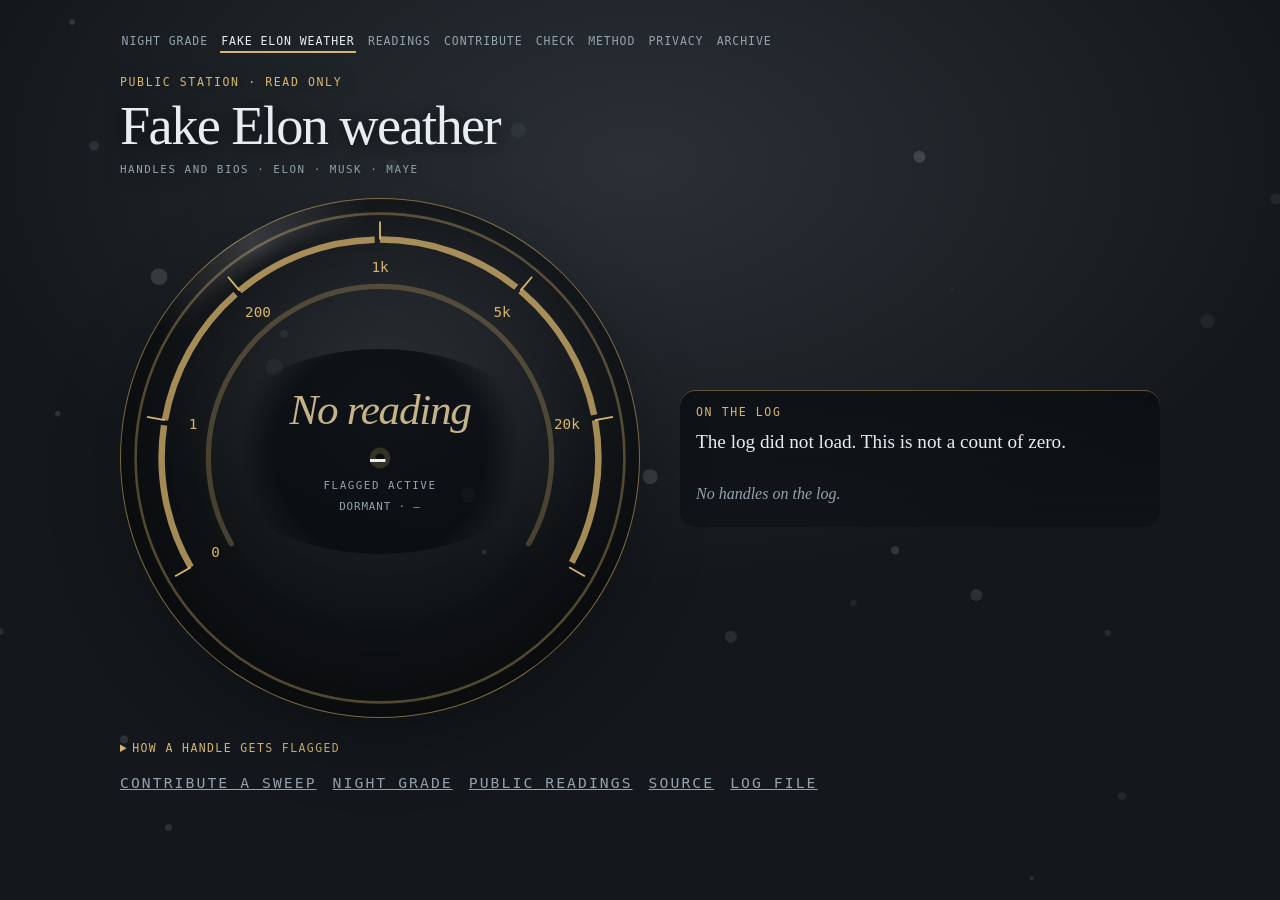
<file: site/index.html>
<!DOCTYPE html>
<html lang="en">
<head>
  <meta charset="utf-8">
  <meta name="viewport" content="width=device-width, initial-scale=1">
  <title>No reading · Fake Elon weather</title>
  <meta name="description" content="A public weather gauge for X accounts that score like Elon impersonators. Read only.">
  <meta name="theme-color" content="#10161c">
  <link rel="icon" href="assets/favicon.svg" type="image/svg+xml">
  <link rel="stylesheet" href="assets/gauge.css">
  <link rel="stylesheet" href="assets/ledger.css">
</head>
<body data-weather="none" data-counts-repo="RogerWillko/impersonator-weather" data-counts-branch="main" data-counts-path="counts.json">
  <canvas id="sky" aria-hidden="true"></canvas>
  <div class="flash" aria-hidden="true"></div>
  <main class="screen">
    <nav class="pages" aria-label="Site pages">
      <a href="https://scrollstime.com/">Night Grade</a>
      <a href="./" aria-current="page">Fake Elon weather</a>
      <a href="compare.html">Readings</a>
      <a href="contribute.html">Contribute</a>
      <a href="https://scrollstime.com/check.html">Check</a>
      <a href="https://scrollstime.com/method.html">Method</a>
      <a href="https://scrollstime.com/privacy.html">Privacy</a>
      <a href="https://scrollstime.com/archive.html">Archive</a>
    </nav>
    <header class="mast">
      <p class="kicker">Public station · read only</p>
      <h1>Fake Elon weather</h1>
      <p class="place">Handles and bios · elon · musk · maye</p>
      <p id="banner" class="banner" hidden>Specimen drawing. These figures are not the station log.</p>
    </header>
    <div class="stage">
      <section class="dial" id="dial" role="img" aria-label="No reading yet">
        <svg id="face" viewBox="0 0 400 400" aria-hidden="true"></svg>
        <div class="readout">
          <p class="condition" id="condition">No reading</p>
          <p class="count" id="count">—</p>
          <p class="unit" id="unit">flagged active</p>
          <p class="dormant" id="dormant">Dormant · —</p>
        </div>
      </section>
      <section class="panel" aria-labelledby="log-title">
        <div class="panel-head">
          <h2 id="log-title">On the log</h2>
          <p class="forecast" id="forecast">Waiting for the first sweep.</p>
          <p class="asof" id="asof"></p>
        </div>
        <div class="log" id="log" tabindex="0">
          <p class="empty">No handles on the log.</p>
        </div>
      </section>
    </div>
    <p class="visitor" id="visitor" hidden></p>
    <section id="ledger-board" class="ledger" hidden>
      <h2>Visitor ledger</h2>
      <p class="fine">People who paid for one sweep. The note is theirs. The key is not stored. Amounts start in US dollars. Pounds, euros, and yuan use the 28 September 2026 conversion.</p>
      <div class="currencies" role="group" aria-label="Currency">
        <button type="button" data-currency="USD" aria-pressed="true">USD</button>
        <button type="button" data-currency="GBP">GBP</button>
        <button type="button" data-currency="EUR">EUR</button>
        <button type="button" data-currency="CNY">CNY</button>
      </div>
      <ol id="donor-list"></ol>
      <h3>Handles added by visitors</h3>
      <div id="visitor-handles"></div>
    </section>
    <footer class="foot">
      <details class="method">
        <summary>How a handle gets flagged</summary>
        <p>The nightly sweep reads X’s public people search for elon, musk, and maye. It does not log in, post, follow, or send a message. A handle is appended when the public signals add up to 4 or more: one character off <span class="mono">elonmusk</span> (4), account under 90 days (2), followers divided by following over 3 (1), empty bio (1), default picture (2), two companies in the bio (2), or Tesla plus SpaceX plus xAI in the same bio (3).</p>
        <p>Active means the account was under 90 days old on the day it was logged. Dormant means it was older. The station does not see whether they posted that day. The dial’s squall band is the low thousands of active flags. Banked dormant flags are the tens of thousands, and deep is the hundreds of thousands.</p>
        <p>A page with no accounts is a missed reading. The last count stays. A parsed page where nothing scores high is a real clear reading, and the number is zero. Known-good handles and bios that say parody, fan account, or not the real one stay off the log. This is a station score, not a finding that someone committed fraud.</p>
        <p>A visitor sweep is a separate list. It does not change this dial. The dial stays on the station log.</p>
      </details>
      <p class="links">
        <a href="contribute.html">Contribute a sweep</a>
        <a href="https://scrollstime.com/">Night Grade</a>
        <a href="compare.html">Public readings</a>
        <a id="repo" href="https://github.com/RogerWillko/impersonator-weather">Source</a>
        <a id="raw" href="https://raw.githubusercontent.com/RogerWillko/impersonator-weather/main/counts.json">Log file</a>
      </p>
      <noscript><p>This station paints the reading with JavaScript. The log file is counts.json.</p></noscript>
    </footer>
  </main>
  <script src="assets/ledger.js"></script>
  <script src="assets/gauge.js"></script>
</body>
</html>
</file>
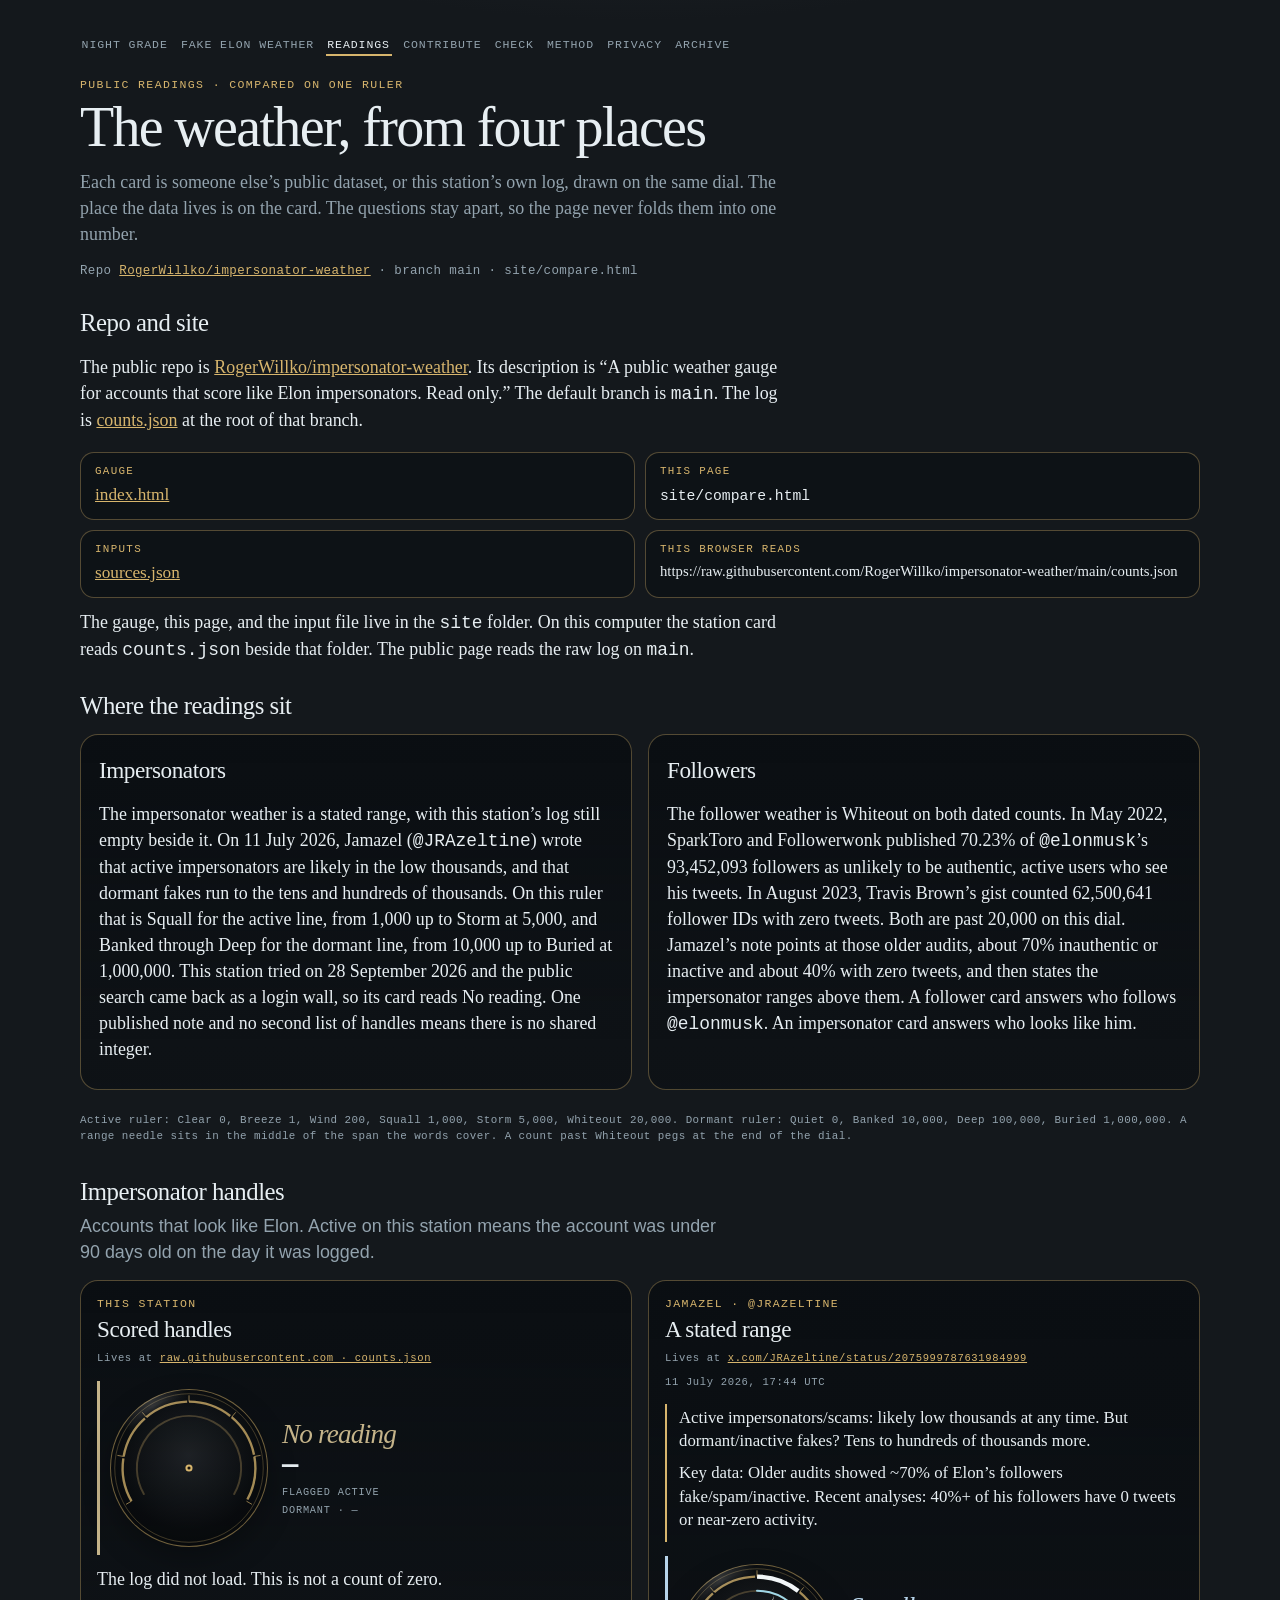
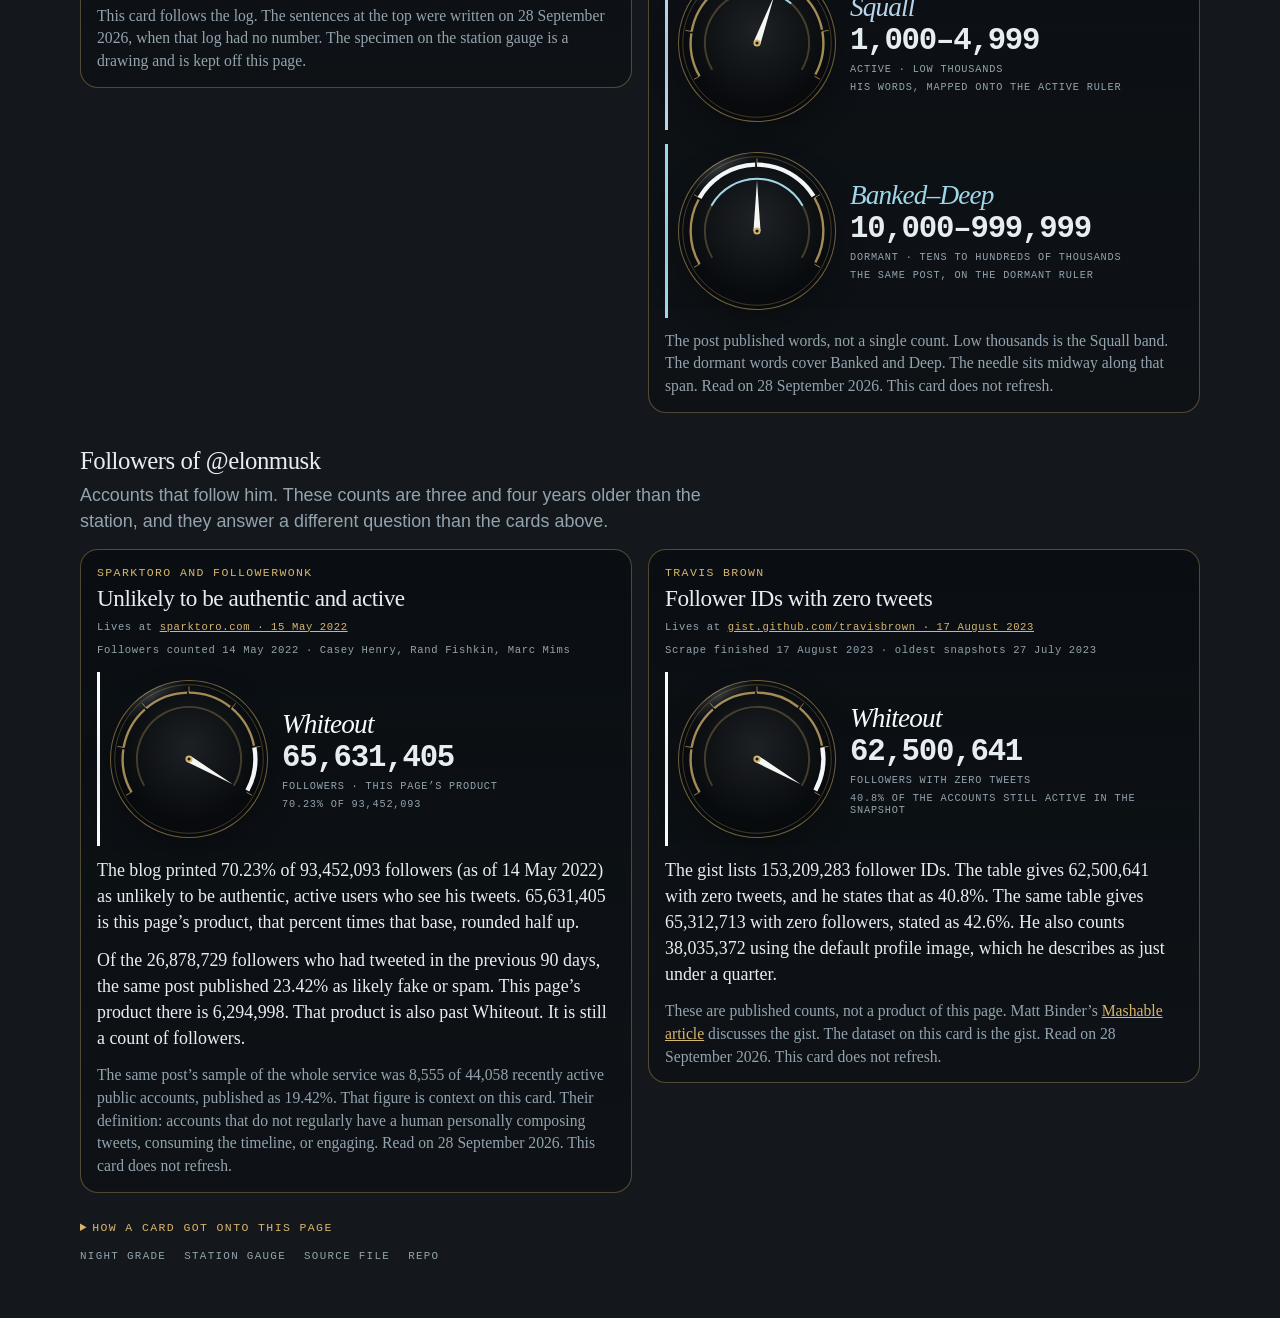
<file: site/compare.html>
<!DOCTYPE html>
<html lang="en">
<head>
  <meta charset="utf-8">
  <meta name="viewport" content="width=device-width, initial-scale=1">
  <title>Public readings · Fake Elon weather</title>
  <meta name="description" content="Four public datasets on their own dials: this station’s impersonator log, Jamazel’s stated ranges, and two older counts of @elonmusk’s followers.">
  <meta name="theme-color" content="#10161c">
  <link rel="icon" href="assets/favicon.svg" type="image/svg+xml">
  <link rel="stylesheet" href="assets/compare.css">
</head>
<body data-counts-repo="RogerWillko/impersonator-weather" data-counts-branch="main" data-counts-path="counts.json">
  <main class="desk">
    <nav class="pages" aria-label="Site pages">
      <a href="https://scrollstime.com/">Night Grade</a>
      <a href="index.html">Fake Elon weather</a>
      <a href="compare.html" aria-current="page">Readings</a>
      <a href="contribute.html">Contribute</a>
      <a href="https://scrollstime.com/check.html">Check</a>
      <a href="https://scrollstime.com/method.html">Method</a>
      <a href="https://scrollstime.com/privacy.html">Privacy</a>
      <a href="https://scrollstime.com/archive.html">Archive</a>
    </nav>
    <header class="mast">
      <p class="kicker">Public readings · compared on one ruler</p>
      <h1>The weather, from four places</h1>
      <p class="lede">Each card is someone else’s public dataset, or this station’s own log, drawn on the same dial. The place the data lives is on the card. The questions stay apart, so the page never folds them into one number.</p>
      <p class="place">Repo <a href="https://github.com/RogerWillko/impersonator-weather">RogerWillko/impersonator-weather</a> · branch <span class="mono">main</span> · <span class="mono">site/compare.html</span></p>
    </header>

    <section class="site-block" aria-labelledby="site-title">
      <h2 id="site-title">Repo and site</h2>
      <p>The public repo is <a href="https://github.com/RogerWillko/impersonator-weather">RogerWillko/impersonator-weather</a>. Its description is “A public weather gauge for accounts that score like Elon impersonators. Read only.” The default branch is <span class="mono">main</span>. The log is <a href="https://raw.githubusercontent.com/RogerWillko/impersonator-weather/main/counts.json">counts.json</a> at the root of that branch.</p>
      <dl class="facts">
        <div>
          <dt>Gauge</dt>
          <dd><a href="index.html">index.html</a></dd>
        </div>
        <div>
          <dt>This page</dt>
          <dd><span class="mono">site/compare.html</span></dd>
        </div>
        <div>
          <dt>Inputs</dt>
          <dd><a href="sources.json">sources.json</a></dd>
        </div>
        <div>
          <dt>This browser reads</dt>
          <dd id="read-from" class="mono">https://raw.githubusercontent.com/RogerWillko/impersonator-weather/main/counts.json</dd>
        </div>
      </dl>
      <p class="fine">The gauge, this page, and the input file live in the <span class="mono">site</span> folder. On this computer the station card reads <span class="mono">counts.json</span> beside that folder. The public page reads the raw log on <span class="mono">main</span>.</p>
    </section>

    <section class="consensus" aria-labelledby="agree-title">
      <h2 id="agree-title">Where the readings sit</h2>
      <div class="agree">
        <article>
          <h3>Impersonators</h3>
          <p>The impersonator weather is a stated range, with this station’s log still empty beside it. On 11 July 2026, Jamazel (<span class="mono">@JRAzeltine</span>) wrote that active impersonators are likely in the low thousands, and that dormant fakes run to the tens and hundreds of thousands. On this ruler that is Squall for the active line, from 1,000 up to Storm at 5,000, and Banked through Deep for the dormant line, from 10,000 up to Buried at 1,000,000. This station tried on 28 September 2026 and the public search came back as a login wall, so its card reads No reading. One published note and no second list of handles means there is no shared integer.</p>
        </article>
        <article>
          <h3>Followers</h3>
          <p>The follower weather is Whiteout on both dated counts. In May 2022, SparkToro and Followerwonk published 70.23% of <span class="mono">@elonmusk</span>’s 93,452,093 followers as unlikely to be authentic, active users who see his tweets. In August 2023, Travis Brown’s gist counted 62,500,641 follower IDs with zero tweets. Both are past 20,000 on this dial. Jamazel’s note points at those older audits, about 70% inauthentic or inactive and about 40% with zero tweets, and then states the impersonator ranges above them. A follower card answers who follows <span class="mono">@elonmusk</span>. An impersonator card answers who looks like him.</p>
        </article>
      </div>
    </section>

    <p class="ruler" id="ruler">Active ruler: Clear 0, Breeze 1, Wind 200, Squall 1,000, Storm 5,000, Whiteout 20,000. Dormant ruler: Quiet 0, Banked 10,000, Deep 100,000, Buried 1,000,000. A range needle sits in the middle of the span the words cover. A count past Whiteout pegs at the end of the dial.</p>

    <section class="group" aria-labelledby="impersonators-title">
      <header class="group-head">
        <h2 id="impersonators-title">Impersonator handles</h2>
        <p>Accounts that look like Elon. Active on this station means the account was under 90 days old on the day it was logged.</p>
      </header>
      <div class="grid">
        <article class="card" id="station">
          <header class="card-top">
            <p class="who">This station</p>
            <h3>Scored handles</h3>
            <p class="where">Lives at <a href="https://raw.githubusercontent.com/RogerWillko/impersonator-weather/main/counts.json">raw.githubusercontent.com · counts.json</a></p>
            <p class="when" id="station-asof">Tried 28 Sep 2026, 14:57 UTC</p>
          </header>
          <div class="reading" id="station-reading" data-weather="none">
            <div class="mini" role="img" aria-label="No reading">
              <svg class="face" viewBox="0 0 400 400" aria-hidden="true" data-scale="active" data-mode="empty"></svg>
            </div>
            <div class="read">
              <p class="condition" id="station-condition">No reading</p>
              <p class="count is-empty" id="station-count">—</p>
              <p class="unit">flagged active</p>
              <p class="dormant" id="station-dormant">Dormant · —</p>
            </div>
          </div>
          <p class="note" id="station-note">X sent the search page to a login wall. The count was not reset.</p>
          <p class="fine">This card follows the log. The sentences at the top were written on 28 September 2026, when that log had no number. The specimen on the station gauge is a drawing and is kept off this page.</p>
        </article>

        <article class="card" id="jamazel">
          <header class="card-top">
            <p class="who">Jamazel · @JRAzeltine</p>
            <h3>A stated range</h3>
            <p class="where">Lives at <a href="https://x.com/JRAzeltine/status/2075999787631984999">x.com/JRAzeltine/status/2075999787631984999</a></p>
            <p class="when">11 July 2026, 17:44 UTC</p>
          </header>
          <blockquote>
            <p>Active impersonators/scams: likely low thousands at any time. But dormant/inactive fakes? Tens to hundreds of thousands more.</p>
            <p>Key data: Older audits showed ~70% of Elon’s followers fake/spam/inactive. Recent analyses: 40%+ of his followers have 0 tweets or near-zero activity.</p>
          </blockquote>
          <div class="reading" data-weather="squall">
            <div class="mini" role="img" aria-label="Squall, low thousands, 1,000 to 4,999">
              <svg class="face" viewBox="0 0 400 400" aria-hidden="true" data-scale="active" data-mode="range" data-low="1000" data-high="4999"></svg>
            </div>
            <div class="read">
              <p class="condition">Squall</p>
              <p class="count">1,000–4,999</p>
              <p class="unit">active · low thousands</p>
              <p class="dormant">His words, mapped onto the active ruler</p>
            </div>
          </div>
          <div class="reading" data-weather="span">
            <div class="mini" role="img" aria-label="Banked through Deep, tens to hundreds of thousands, 10,000 to 999,999">
              <svg class="face" viewBox="0 0 400 400" aria-hidden="true" data-scale="dormant" data-mode="range" data-low="10000" data-high="999999"></svg>
            </div>
            <div class="read">
              <p class="condition">Banked–Deep</p>
              <p class="count">10,000–999,999</p>
              <p class="unit">dormant · tens to hundreds of thousands</p>
              <p class="dormant">The same post, on the dormant ruler</p>
            </div>
          </div>
          <p class="fine">The post published words, not a single count. Low thousands is the Squall band. The dormant words cover Banked and Deep. The needle sits midway along that span. Read on 28 September 2026. This card does not refresh.</p>
        </article>
      </div>
    </section>

    <section class="group" aria-labelledby="followers-title">
      <header class="group-head">
        <h2 id="followers-title">Followers of @elonmusk</h2>
        <p>Accounts that follow him. These counts are three and four years older than the station, and they answer a different question than the cards above.</p>
      </header>
      <div class="grid">
        <article class="card" id="sparktoro" data-followers="93452093" data-tweeted="26878729" data-product="65631405" data-secondary="6294998">
          <header class="card-top">
            <p class="who">SparkToro and Followerwonk</p>
            <h3>Unlikely to be authentic and active</h3>
            <p class="where">Lives at <a href="https://sparktoro.com/blog/sparktoro-followerwonk-joint-twitter-analysis-19-42-of-active-accounts-are-fake-or-spam/">sparktoro.com · 15 May 2022</a></p>
            <p class="when">Followers counted 14 May 2022 · Casey Henry, Rand Fishkin, Marc Mims</p>
          </header>
          <div class="reading" data-weather="whiteout">
            <div class="mini" role="img" aria-label="Whiteout, 65,631,405 followers unlikely to be authentic and active">
              <svg class="face" viewBox="0 0 400 400" aria-hidden="true" data-scale="active" data-mode="point" data-value="65631405"></svg>
            </div>
            <div class="read">
              <p class="condition">Whiteout</p>
              <p class="count" id="spark-product">65,631,405</p>
              <p class="unit">followers · this page’s product</p>
              <p class="dormant">70.23% of 93,452,093</p>
            </div>
          </div>
          <p class="note">The blog printed 70.23% of 93,452,093 followers (as of 14 May 2022) as unlikely to be authentic, active users who see his tweets. 65,631,405 is this page’s product, that percent times that base, rounded half up.</p>
          <p class="note">Of the 26,878,729 followers who had tweeted in the previous 90 days, the same post published 23.42% as likely fake or spam. This page’s product there is <span id="spark-active-product">6,294,998</span>. That product is also past Whiteout. It is still a count of followers.</p>
          <p class="fine" data-platform="8555" data-sample="44058" data-percent="19.42">The same post’s sample of the whole service was 8,555 of 44,058 recently active public accounts, published as 19.42%. That figure is context on this card. Their definition: accounts that do not regularly have a human personally composing tweets, consuming the timeline, or engaging. Read on 28 September 2026. This card does not refresh.</p>
        </article>

        <article class="card" id="brown" data-follower-ids="153209283" data-zero-tweets="62500641" data-zero-followers="65312713" data-default-image="38035372">
          <header class="card-top">
            <p class="who">Travis Brown</p>
            <h3>Follower IDs with zero tweets</h3>
            <p class="where">Lives at <a href="https://gist.github.com/travisbrown/82de45bccd760032635ebef7bfeb4d83">gist.github.com/travisbrown · 17 August 2023</a></p>
            <p class="when">Scrape finished 17 August 2023 · oldest snapshots 27 July 2023</p>
          </header>
          <div class="reading" data-weather="whiteout">
            <div class="mini" role="img" aria-label="Whiteout, 62,500,641 followers with zero tweets">
              <svg class="face" viewBox="0 0 400 400" aria-hidden="true" data-scale="active" data-mode="point" data-value="62500641"></svg>
            </div>
            <div class="read">
              <p class="condition">Whiteout</p>
              <p class="count">62,500,641</p>
              <p class="unit">followers with zero tweets</p>
              <p class="dormant">40.8% of the accounts still active in the snapshot</p>
            </div>
          </div>
          <p class="note">The gist lists 153,209,283 follower IDs. The table gives 62,500,641 with zero tweets, and he states that as 40.8%. The same table gives 65,312,713 with zero followers, stated as 42.6%. He also counts 38,035,372 using the default profile image, which he describes as just under a quarter.</p>
          <p class="fine">These are published counts, not a product of this page. Matt Binder’s <a href="https://mashable.com/article/elon-musk-x-twitter-follower-data">Mashable article</a> discusses the gist. The dataset on this card is the gist. Read on 28 September 2026. This card does not refresh.</p>
        </article>
      </div>
    </section>

    <footer class="foot">
      <details class="method">
        <summary>How a card got onto this page</summary>
        <p>A card needs a public page, a date, and a figure or a stated range about Elon accounts. This station’s log is the live card. Jamazel’s post is the impersonator range. The SparkToro and Followerwonk blog, and Travis Brown’s gist, are the follower counts. A live sample that changes without a pinned method date stays off the page.</p>
        <p>The dial marks are the station’s own bands. Putting a follower count on that dial shows how large it is against the impersonator ruler. It does not turn the follower count into a count of impersonators. Frozen cards were copied on 28 September 2026. Only the station card asks the log again.</p>
      </details>
      <p class="links">
        <a href="https://scrollstime.com/">Night Grade</a>
        <a href="index.html">Station gauge</a>
        <a href="sources.json">Source file</a>
        <a href="https://github.com/RogerWillko/impersonator-weather">Repo</a>
      </p>
      <noscript><p>The dials are drawn with JavaScript. The figures and the links above are in the page.</p></noscript>
    </footer>
  </main>
  <script src="assets/compare.js"></script>
</body>
</html>
</file>
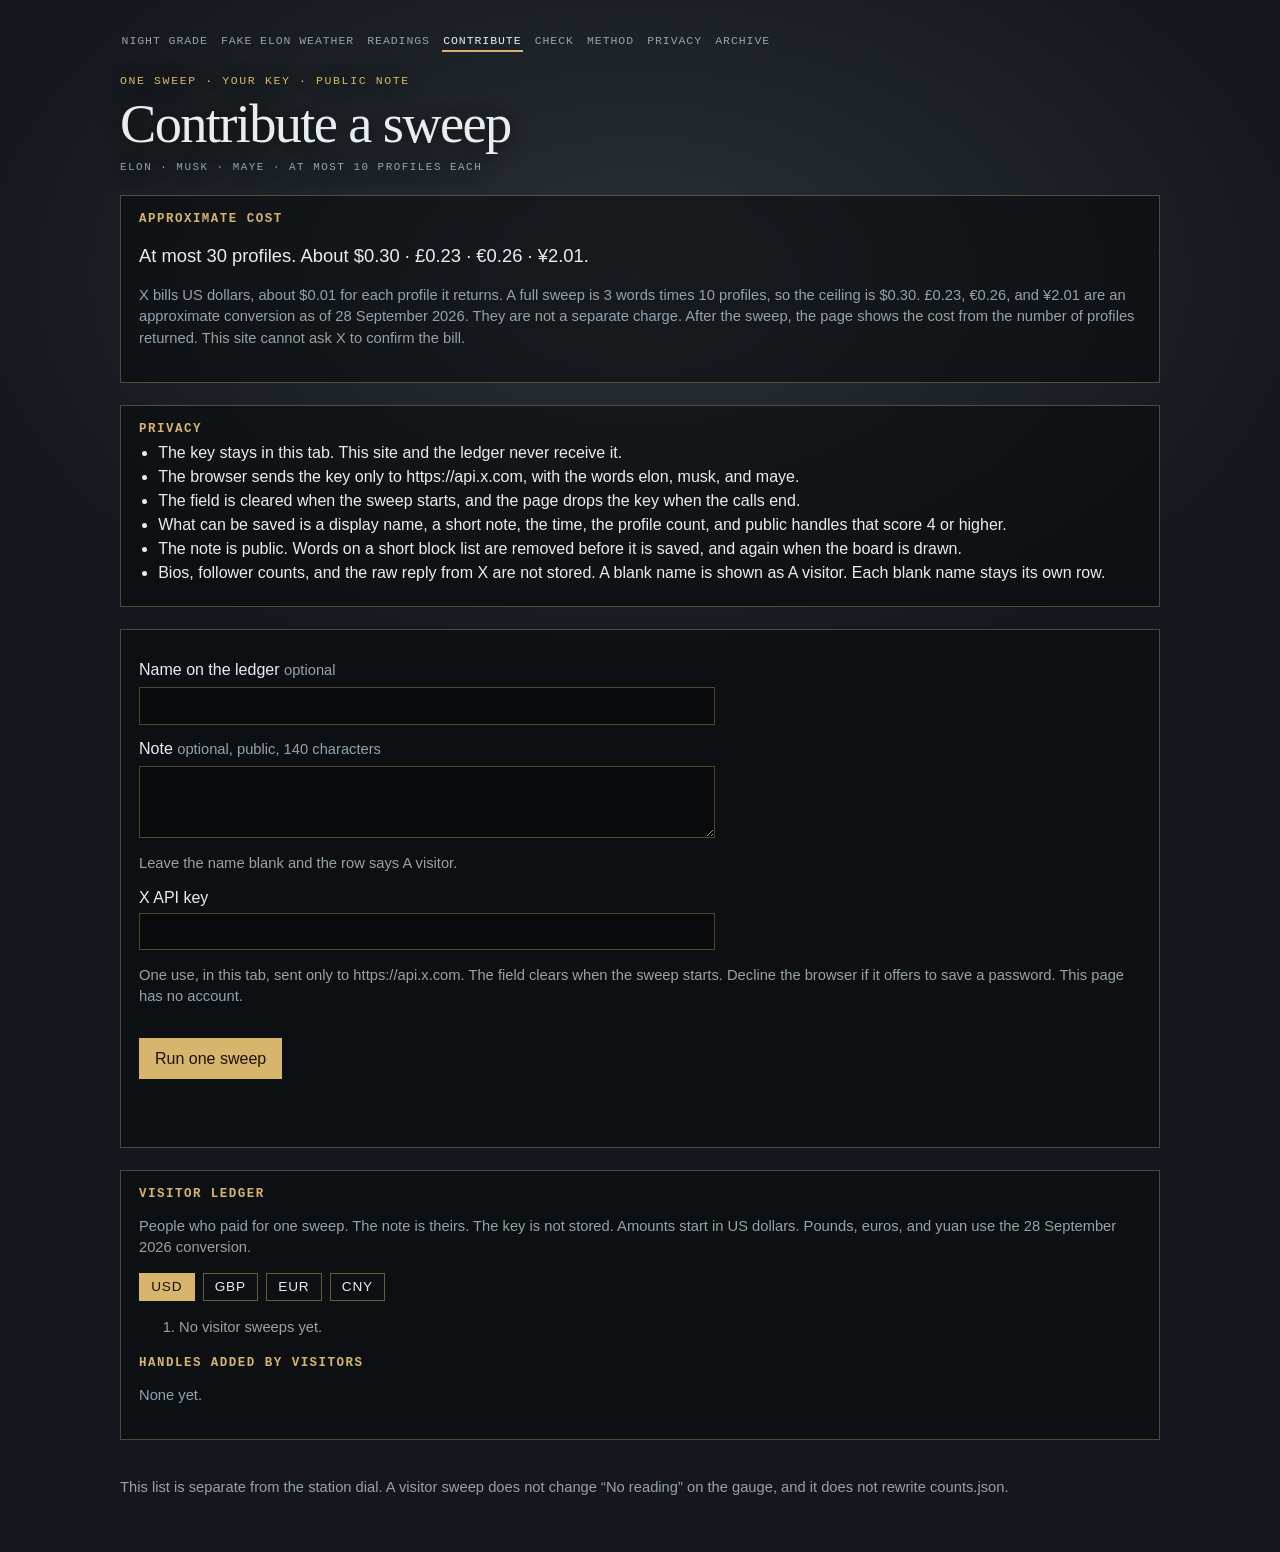
<file: site/contribute.html>
<!DOCTYPE html>
<html lang="en">
<head>
  <meta charset="utf-8">
  <meta name="viewport" content="width=device-width, initial-scale=1">
  <title>Contribute · Fake Elon weather</title>
  <meta name="description" content="Run one X search with your own API key. The key stays in this tab. The public ledger keeps the name, the note, and the handles.">
  <meta name="theme-color" content="#10161c">
  <link rel="icon" href="assets/favicon.svg" type="image/svg+xml">
  <link rel="stylesheet" href="assets/gauge.css">
  <link rel="stylesheet" href="assets/contribute.css">
  <link rel="stylesheet" href="assets/ledger.css">
</head>
<body data-weather="none">
  <main class="screen">
    <nav class="pages" aria-label="Site pages">
      <a href="https://scrollstime.com/">Night Grade</a>
      <a href="./">Fake Elon weather</a>
      <a href="compare.html">Readings</a>
      <a href="contribute.html" aria-current="page">Contribute</a>
      <a href="https://scrollstime.com/check.html">Check</a>
      <a href="https://scrollstime.com/method.html">Method</a>
      <a href="https://scrollstime.com/privacy.html">Privacy</a>
      <a href="https://scrollstime.com/archive.html">Archive</a>
    </nav>
    <header class="mast">
      <p class="kicker">One sweep · your key · public note</p>
      <h1>Contribute a sweep</h1>
      <p class="place">elon · musk · maye · at most 10 profiles each</p>
    </header>

    <section class="sweep" aria-labelledby="cost-title">
      <h2 id="cost-title">Approximate cost</h2>
      <p class="cost-line" id="ceiling">At most 30 profiles. About $0.30 · £0.23 · €0.26 · ¥2.01.</p>
      <p class="fine">X bills US dollars, about $0.01 for each profile it returns. A full sweep is 3 words times 10 profiles, so the ceiling is $0.30. £0.23, €0.26, and ¥2.01 are an approximate conversion as of 28 September 2026. They are not a separate charge. After the sweep, the page shows the cost from the number of profiles returned. This site cannot ask X to confirm the bill.</p>
      <p class="cost-line" id="spent" hidden></p>
    </section>

    <section class="sweep" aria-labelledby="privacy-title">
      <h2 id="privacy-title">Privacy</h2>
      <ul class="privacy-list">
        <li>The key stays in this tab. This site and the ledger never receive it.</li>
        <li>The browser sends the key only to https://api.x.com, with the words elon, musk, and maye.</li>
        <li>The field is cleared when the sweep starts, and the page drops the key when the calls end.</li>
        <li>What can be saved is a display name, a short note, the time, the profile count, and public handles that score 4 or higher.</li>
        <li>The note is public. Words on a short block list are removed before it is saved, and again when the board is drawn.</li>
        <li>Bios, follower counts, and the raw reply from X are not stored. A blank name is shown as A visitor. Each blank name stays its own row.</li>
      </ul>
    </section>

    <form id="sweep" class="sweep" autocomplete="off" novalidate>
      <label for="donor-name">Name on the ledger <span class="fine">optional</span></label>
      <input id="donor-name" type="text" maxlength="32" autocomplete="off" spellcheck="false" autocapitalize="words">
      <label for="donor-note">Note <span class="fine">optional, public, 140 characters</span></label>
      <textarea id="donor-note" maxlength="140" autocomplete="off" spellcheck="true"></textarea>
      <p class="fine">Leave the name blank and the row says A visitor.</p>
      <label for="gate">X API key</label>
      <input id="gate" type="password" autocomplete="off" spellcheck="false" autocapitalize="none" autocorrect="off" data-1p-ignore="true" data-lpignore="true" data-form-type="other">
      <p class="fine">One use, in this tab, sent only to https://api.x.com. The field clears when the sweep starts. Decline the browser if it offers to save a password. This page has no account.</p>
      <button type="button" id="run">Run one sweep</button>
      <p id="sweep-status" class="fine" role="status"></p>
    </form>

    <p class="visitor" id="visitor" hidden></p>
    <section id="ledger-board" class="ledger" data-show-empty="1">
      <h2>Visitor ledger</h2>
      <p class="fine">People who paid for one sweep. The note is theirs. The key is not stored. Amounts start in US dollars. Pounds, euros, and yuan use the 28 September 2026 conversion.</p>
      <div class="currencies" role="group" aria-label="Currency">
        <button type="button" data-currency="USD" aria-pressed="true">USD</button>
        <button type="button" data-currency="GBP">GBP</button>
        <button type="button" data-currency="EUR">EUR</button>
        <button type="button" data-currency="CNY">CNY</button>
      </div>
      <ol id="donor-list"></ol>
      <h3>Handles added by visitors</h3>
      <div id="visitor-handles"></div>
    </section>

    <p class="fine">This list is separate from the station dial. A visitor sweep does not change “No reading” on the gauge, and it does not rewrite counts.json.</p>
    <noscript><p>This page runs the sweep with JavaScript. The key is not in the page.</p></noscript>
  </main>
  <script src="assets/ledger.js"></script>
  <script src="assets/contribute.js"></script>
</body>
</html>
</file>
<file: site/assets/gauge.css>
:root {
  --ink: #e7eef2;
  --dim: #93a3ae;
  --brass: #d7b56d;
  --brass-deep: #8a6840;
  --sky0: #14181c;
  --sky1: #2a3036;
  --glow: #c5b48a;
  color-scheme: dark;
}

* { box-sizing: border-box; }

html, body { margin: 0; min-height: 100%; }

body {
  font-family: "Avenir Next", "Segoe UI", sans-serif;
  color: var(--ink);
  background:
    radial-gradient(1100px 680px at 50% 18%, var(--sky1), transparent 62%),
    var(--sky0);
  transition: background 900ms ease;
}

body[data-weather="clear"] { --sky0: #1a2218; --sky1: #3e4d34; --glow: #e7d7a8; }
body[data-weather="breeze"] { --sky0: #0e1c28; --sky1: #1d5160; --glow: #9fd7e8; }
body[data-weather="wind"] { --sky0: #0c1822; --sky1: #1a4564; --glow: #7ec8ea; }
body[data-weather="squall"] { --sky0: #0a1218; --sky1: #1a3c52; --glow: #b7d4ea; }
body[data-weather="storm"] { --sky0: #070b10; --sky1: #243044; --glow: #d5e2f2; }
body[data-weather="whiteout"] { --sky0: #243038; --sky1: #9aadb8; --glow: #f7fbfc; --ink: #f4f7f8; --dim: #d5dee4; }
body[data-weather="none"] { --sky0: #14181c; --sky1: #2a3036; --glow: #c5b48a; }

#sky {
  position: fixed;
  inset: 0;
  width: 100%;
  height: 100%;
  z-index: 0;
  pointer-events: none;
}

.flash {
  position: fixed;
  inset: 0;
  background: #f4f7fb;
  opacity: 0;
  pointer-events: none;
  z-index: 0;
}

body[data-weather="storm"] .flash {
  animation: strike 7.5s infinite;
}

@keyframes strike {
  0%, 91%, 100% { opacity: 0; }
  92% { opacity: 0.55; }
  93.2% { opacity: 0; }
  95% { opacity: 0.28; }
  96% { opacity: 0; }
}

.screen {
  position: relative;
  z-index: 1;
  min-height: 100vh;
  display: flex;
  flex-direction: column;
  gap: 22px;
  padding: 28px 20px 32px;
  max-width: 1080px;
  margin: 0 auto;
}

.mast {
  text-align: center;
  text-shadow: 0 2px 18px rgba(0, 0, 0, 0.75);
}

.kicker, .place, .unit, .asof, .links, .panel-head h2, .chip, .score {
  font-family: ui-monospace, "SF Mono", Menlo, Consolas, monospace;
  letter-spacing: 0.14em;
  text-transform: uppercase;
}

.kicker {
  margin: 0;
  color: var(--brass);
  font-size: 0.72rem;
}

h1 {
  margin: 6px 0 0;
  font-family: "Iowan Old Style", Palatino, Georgia, serif;
  font-weight: 500;
  font-size: clamp(2rem, 5vw, 3.4rem);
  letter-spacing: -0.03em;
}

.place {
  margin: 6px 0 0;
  color: var(--dim);
  font-size: 0.68rem;
}

.stage {
  display: grid;
  gap: 28px;
  align-items: center;
}

@media (min-width: 960px) {
  .stage {
    grid-template-columns: minmax(300px, 520px) minmax(280px, 1fr);
    gap: 40px;
  }
  .mast { text-align: left; }
}

.dial {
  position: relative;
  width: min(100%, 520px);
  min-width: 0;
  margin: 0 auto;
  aspect-ratio: 1;
  overflow: hidden;
  border-radius: 50%;
  background:
    radial-gradient(circle at 50% 42%, rgba(255, 255, 255, 0.07), rgba(0, 0, 0, 0.28) 58%, rgba(0, 0, 0, 0.5) 100%);
  box-shadow:
    inset 0 0 0 1px rgba(215, 181, 109, 0.55),
    inset 0 0 80px rgba(0, 0, 0, 0.45),
    0 24px 70px rgba(0, 0, 0, 0.28);
}

.dial svg { display: block; width: 100%; height: 100%; min-width: 0; }

.dial::after {
  content: "";
  position: absolute;
  inset: 0;
  border-radius: 50%;
  background: conic-gradient(from 20deg, transparent 0 78%, rgba(255, 255, 255, 0.16) 86%, transparent 94%);
  -webkit-mask: radial-gradient(circle, transparent 61%, #000 66% 73%, transparent 78%);
  mask: radial-gradient(circle, transparent 61%, #000 66% 73%, transparent 78%);
  animation: sheen 18s linear infinite;
  pointer-events: none;
}

@keyframes sheen {
  to { transform: rotate(360deg); }
}

.readout {
  position: absolute;
  left: 18%;
  right: 18%;
  top: 29%;
  text-align: center;
  z-index: 1;
  border-radius: 50%;
  padding: 7% 4% 8%;
  background: radial-gradient(circle, rgba(8, 12, 16, 0.78) 0 54%, transparent 72%);
}

.condition {
  margin: 0;
  font-family: "Iowan Old Style", Palatino, Georgia, serif;
  font-style: italic;
  font-weight: 500;
  font-size: clamp(1.7rem, 4vw, 2.7rem);
  letter-spacing: -0.03em;
  color: var(--glow);
}

.count {
  margin: 4px 0 0;
  font-family: ui-monospace, "SF Mono", Menlo, Consolas, monospace;
  font-size: clamp(2.6rem, 7vw, 4.8rem);
  font-weight: 560;
  letter-spacing: -0.05em;
  line-height: 0.95;
  font-variant-numeric: tabular-nums;
}

.count.is-empty {
  font-size: 1.6rem;
  letter-spacing: 0.18em;
  margin-top: 12px;
}

.unit, .dormant {
  margin: 8px 0 0;
  color: var(--dim);
  font-size: 0.68rem;
}

.dormant {
  font-family: ui-monospace, "SF Mono", Menlo, Consolas, monospace;
  letter-spacing: 0.08em;
  text-transform: uppercase;
}

.panel {
  min-width: 0;
  border-top: 1px solid rgba(215, 181, 109, 0.4);
  padding: 14px 16px 8px;
  border-radius: 16px;
  background: linear-gradient(180deg, rgba(8, 12, 16, 0.72), rgba(8, 12, 16, 0.38));
}

.panel-head h2 {
  margin: 0;
  font-size: 0.72rem;
  font-weight: 500;
  color: var(--brass);
}

.forecast {
  margin: 10px 0 0;
  max-width: 42rem;
  font-family: "Iowan Old Style", Palatino, Georgia, serif;
  font-size: 1.2rem;
  line-height: 1.35;
}

.asof {
  margin: 8px 0 0;
  color: var(--dim);
  font-size: 0.66rem;
}

.log {
  margin-top: 14px;
  max-height: min(52vh, 560px);
  overflow: auto;
  padding-right: 6px;
}

.entry {
  display: grid;
  grid-template-columns: 1fr auto;
  gap: 2px 12px;
  padding: 10px 0;
  border-bottom: 1px solid rgba(231, 238, 242, 0.1);
}

.handle {
  color: var(--ink);
  text-decoration: none;
  font-family: ui-monospace, "SF Mono", Menlo, Consolas, monospace;
  font-size: 0.95rem;
}

a.handle:hover { color: var(--brass); }

.signals {
  grid-column: 1 / -1;
  margin: 0;
  color: var(--dim);
  font-size: 0.86rem;
}

.score {
  color: var(--brass);
  font-size: 0.78rem;
  align-self: center;
}

.chip {
  justify-self: end;
  color: var(--dim);
  font-size: 0.62rem;
}

.empty {
  color: var(--dim);
  font-family: "Iowan Old Style", Palatino, Georgia, serif;
  font-style: italic;
}

.foot { color: var(--dim); font-size: 0.92rem; line-height: 1.45; }

.banner {
  margin: 0 0 12px;
  color: var(--brass);
  font-family: "Iowan Old Style", Palatino, Georgia, serif;
  font-style: italic;
}

.method summary {
  cursor: pointer;
  color: var(--brass);
  font-family: ui-monospace, "SF Mono", Menlo, Consolas, monospace;
  font-size: 0.72rem;
  letter-spacing: 0.12em;
  text-transform: uppercase;
}

.method p { max-width: 46rem; }

.mono { font-family: ui-monospace, "SF Mono", Menlo, Consolas, monospace; }

.pages {
  display: flex;
  flex-wrap: wrap;
  align-items: center;
  gap: 8px 10px;
  margin: 0;
}

.pages a {
  font-family: ui-monospace, "SF Mono", Menlo, Consolas, monospace;
  font-size: 0.72rem;
  letter-spacing: 0.08em;
  text-transform: uppercase;
  text-decoration: none;
  color: var(--dim);
  padding: 0.35rem 0.1rem;
}

.pages a[aria-current="page"] {
  color: var(--ink);
  box-shadow: inset 0 -2px 0 var(--brass);
}

.pages a:hover { color: var(--ink); }

.links { display: flex; flex-wrap: wrap; gap: 12px 16px; }

.links a { color: var(--dim); }

@media (max-width: 700px) {
  .screen { padding: 22px 16px 28px; }
  .log { max-height: 46vh; }
  .readout { top: 27%; }
  .place { letter-spacing: 0.06em; font-size: 0.62rem; }
  .forecast { font-size: 1.05rem; }
  .kicker { letter-spacing: 0.1em; }
}

@media (prefers-reduced-motion: reduce) {
  .dial::after, .flash { animation: none; }
  body { transition: none; }
}
</file>
<file: site/assets/ledger.css>
.ledger, .sweep {
  position: relative;
  z-index: 1;
}

.visitor {
  margin: 0;
  text-align: center;
  color: var(--brass);
}

.ledger, .sweep {
  border: 1px solid rgba(215, 181, 109, 0.35);
  padding: 16px 18px 18px;
  background: rgba(8, 10, 12, 0.55);
}

.ledger h2, .ledger h3, .sweep h2 {
  margin: 0 0 8px;
  font-family: ui-monospace, "SF Mono", Menlo, Consolas, monospace;
  letter-spacing: 0.12em;
  text-transform: uppercase;
  font-size: 0.78rem;
  font-weight: 600;
  color: var(--brass);
}

.ledger h3 { margin-top: 18px; }

.fine, .ledger li, .handle-list {
  overflow-wrap: anywhere;
}

.fine {
  color: var(--dim);
  font-size: 0.92rem;
  line-height: 1.45;
}

.currencies {
  display: flex;
  flex-wrap: wrap;
  gap: 8px;
  margin: 12px 0;
}

.currencies button {
  background: transparent;
  color: var(--ink);
  border: 1px solid rgba(215, 181, 109, 0.45);
  font: inherit;
  font-size: 0.85rem;
  letter-spacing: 0.06em;
  padding: 0.35rem 0.7rem;
  cursor: pointer;
}

.currencies button[aria-pressed="true"] {
  background: var(--brass);
  color: #1a1206;
}

.donor-list, .handle-list {
  margin: 0;
  padding-left: 1.2rem;
}

.donor-list li { margin: 0 0 12px; }

.donor-name { font-weight: 600; }

.donor-meta, .donor-note {
  margin: 2px 0 0;
  color: var(--dim);
}

.handle-list {
  list-style: none;
  padding-left: 0;
  display: flex;
  flex-wrap: wrap;
  gap: 8px 14px;
}

.handle-list a { color: var(--ink); }
</file>
<file: site/assets/compare.css>
:root {
  --ink: #e7eef2;
  --dim: #93a3ae;
  --brass: #d7b56d;
  --brass-deep: #8a6840;
  --glow: #c5b48a;
  --line: rgba(215, 181, 109, 0.35);
  color-scheme: dark;
}

* { box-sizing: border-box; }

html, body { margin: 0; min-height: 100%; }

body {
  font-family: "Avenir Next", "Segoe UI", sans-serif;
  color: var(--ink);
  background:
    radial-gradient(1100px 520px at 50% -10%, #2a3036, transparent 60%),
    #14181c;
}

.desk {
  width: min(1120px, calc(100% - 32px));
  margin: 0 auto;
  padding: 32px 0 48px;
}

.mast { max-width: 44rem; }

.kicker, .who, .where, .when, .unit, .dormant, .ruler, .links, .method summary {
  font-family: ui-monospace, "SF Mono", Menlo, Consolas, monospace;
  letter-spacing: 0.12em;
  text-transform: uppercase;
}

.kicker, .who {
  margin: 0;
  color: var(--brass);
  font-size: 0.72rem;
}

h1, h2, h3, .condition, .lede, .agree p, .note, .fine, .method p, .site-block > p, blockquote p {
  font-family: "Iowan Old Style", Palatino, Georgia, serif;
  font-weight: 500;
}

h1 {
  margin: 8px 0 0;
  font-size: clamp(2.1rem, 5vw, 3.5rem);
  letter-spacing: -0.03em;
  line-height: 1.02;
}

.lede, .agree p, .note, .fine, .group-head p, .method p, .site-block > p {
  color: var(--ink);
  font-size: 1.12rem;
  line-height: 1.45;
}

.lede { margin: 14px 0 0; color: var(--dim); }

.place {
  margin: 14px 0 0;
  color: var(--dim);
  font-family: ui-monospace, "SF Mono", Menlo, Consolas, monospace;
  font-size: 0.78rem;
  letter-spacing: 0.03em;
  line-height: 1.5;
}

.place a, .site-block a { color: var(--brass); }

.site-block { margin-top: 28px; }

.site-block > p { max-width: 44rem; }

.facts {
  display: grid;
  gap: 10px;
  margin: 14px 0 0;
}

.facts div {
  margin: 0;
  padding: 12px 14px;
  border: 1px solid var(--line);
  border-radius: 14px;
  background: rgba(8, 12, 16, 0.46);
}

.facts dt {
  margin: 0;
  color: var(--brass);
  font-family: ui-monospace, "SF Mono", Menlo, Consolas, monospace;
  font-size: 0.68rem;
  letter-spacing: 0.12em;
  text-transform: uppercase;
}

.facts dd {
  margin: 6px 0 0;
  font-family: "Iowan Old Style", Palatino, Georgia, serif;
  font-size: 1.08rem;
  line-height: 1.4;
  overflow-wrap: anywhere;
}

.facts .mono { font-size: 0.92rem; }

.consensus { margin-top: 28px; }

h2 {
  margin: 0;
  font-size: 1.55rem;
  letter-spacing: -0.02em;
}

.agree {
  display: grid;
  gap: 16px;
  margin-top: 14px;
}

@media (min-width: 720px) {
  .facts { grid-template-columns: 1fr 1fr; }
}

@media (min-width: 860px) {
  .agree { grid-template-columns: 1fr 1fr; }
}

.agree article, .card {
  border: 1px solid var(--line);
  border-radius: 18px;
  background: linear-gradient(180deg, rgba(8, 12, 16, 0.78), rgba(8, 12, 16, 0.46));
}

.agree article { padding: 16px 18px 8px; }

.agree h3, .card h3 {
  margin: 6px 0 0;
  font-size: 1.45rem;
  letter-spacing: -0.02em;
}

.ruler {
  margin: 22px 0 0;
  color: var(--dim);
  font-size: 0.68rem;
  letter-spacing: 0.04em;
  text-transform: none;
  line-height: 1.5;
}

.group { margin-top: 34px; }

.group-head p {
  margin: 8px 0 0;
  max-width: 40rem;
  color: var(--dim);
}

.grid {
  display: grid;
  gap: 16px;
  margin-top: 14px;
}

@media (min-width: 900px) {
  .grid { grid-template-columns: 1fr 1fr; align-items: start; }
}

.card { padding: 16px 16px 14px; min-width: 0; }

.where, .when {
  margin: 8px 0 0;
  color: var(--dim);
  font-size: 0.66rem;
  letter-spacing: 0.06em;
  line-height: 1.45;
  text-transform: none;
}

.where a, .fine a, .links a { color: var(--brass); }

.where a {
  overflow-wrap: anywhere;
}

blockquote {
  margin: 14px 0;
  padding: 2px 0 2px 12px;
  border-left: 2px solid var(--brass);
}

blockquote p {
  margin: 0 0 8px;
  font-size: 1.05rem;
  line-height: 1.4;
}

.reading {
  --glow: #c5b48a;
  display: grid;
  grid-template-columns: 158px minmax(0, 1fr);
  gap: 8px 14px;
  align-items: center;
  margin-top: 14px;
  padding: 8px 8px 8px 10px;
  border-left: 3px solid var(--glow);
}

.reading[data-weather="clear"] { --glow: #e7d7a8; }
.reading[data-weather="breeze"] { --glow: #9fd7e8; }
.reading[data-weather="wind"] { --glow: #7ec8ea; }
.reading[data-weather="squall"] { --glow: #b7d4ea; }
.reading[data-weather="storm"] { --glow: #d5e2f2; }
.reading[data-weather="whiteout"] { --glow: #f7fbfc; }
.reading[data-weather="none"] { --glow: #c5b48a; }
.reading[data-weather="span"] { --glow: #9fd7e8; }

.mini {
  position: relative;
  width: 158px;
  height: 158px;
  margin: 0 auto;
  border-radius: 50%;
  background:
    radial-gradient(circle at 50% 42%, rgba(255, 255, 255, 0.07), rgba(0, 0, 0, 0.35) 62%, rgba(0, 0, 0, 0.55) 100%);
  box-shadow:
    inset 0 0 0 1px rgba(215, 181, 109, 0.5),
    0 12px 28px rgba(0, 0, 0, 0.28);
}

.mini svg { display: block; width: 100%; height: 100%; }

.mini::after {
  content: "";
  position: absolute;
  inset: 0;
  border-radius: 50%;
  background: conic-gradient(from 20deg, transparent 0 78%, rgba(255, 255, 255, 0.16) 86%, transparent 94%);
  -webkit-mask: radial-gradient(circle, transparent 58%, #000 64% 74%, transparent 80%);
  mask: radial-gradient(circle, transparent 58%, #000 64% 74%, transparent 80%);
  animation: sheen 18s linear infinite;
  pointer-events: none;
}

@keyframes sheen {
  to { transform: rotate(360deg); }
}

.read { min-width: 0; }

.condition {
  margin: 0;
  color: var(--glow);
  font-style: italic;
  font-size: 1.7rem;
  letter-spacing: -0.03em;
}

.count {
  margin: 2px 0 0;
  font-family: ui-monospace, "SF Mono", Menlo, Consolas, monospace;
  font-size: clamp(1.45rem, 2.4vw, 2.05rem);
  font-weight: 560;
  letter-spacing: -0.04em;
  line-height: 1.05;
  font-variant-numeric: tabular-nums;
  overflow-wrap: anywhere;
}

.count.is-empty {
  font-size: 1.7rem;
  letter-spacing: 0.14em;
}

.unit, .dormant {
  margin: 6px 0 0;
  color: var(--dim);
  font-size: 0.64rem;
  letter-spacing: 0.08em;
}

.note, .fine { margin: 12px 0 0; }

.fine, .method p { color: var(--dim); font-size: 0.98rem; }

.mono { font-family: ui-monospace, "SF Mono", Menlo, Consolas, monospace; }

.foot { margin-top: 28px; }

.method summary {
  cursor: pointer;
  color: var(--brass);
  font-size: 0.72rem;
}

.pages {
  display: flex;
  flex-wrap: wrap;
  align-items: center;
  gap: 8px 10px;
  margin: 0 0 22px;
}

.pages a {
  font-family: ui-monospace, "SF Mono", Menlo, Consolas, monospace;
  font-size: 0.72rem;
  letter-spacing: 0.08em;
  text-transform: uppercase;
  text-decoration: none;
  color: var(--dim);
  padding: 0.35rem 0.1rem;
}

.pages a[aria-current="page"] {
  color: var(--ink);
  box-shadow: inset 0 -2px 0 var(--brass);
}

.pages a:hover { color: var(--ink); }

.links {
  display: flex;
  flex-wrap: wrap;
  gap: 14px 18px;
  margin: 16px 0 0;
  font-size: 0.68rem;
}

.links a { color: var(--dim); text-decoration: none; }

.links a:hover, .where a:hover, .fine a:hover { color: var(--ink); }

@media (max-width: 640px) {
  .desk { width: min(100% - 24px, 1120px); padding-top: 22px; }
  .reading {
    grid-template-columns: 1fr;
    justify-items: center;
    text-align: center;
    padding-left: 10px;
  }
  .count { font-size: clamp(1.55rem, 7vw, 2.1rem); }
  .lede, .agree p, .note { font-size: 1.05rem; }
  .where { letter-spacing: 0.03em; }
}

@media (prefers-reduced-motion: reduce) {
  .mini::after { animation: none; }
}
</file>
<file: site/assets/contribute.css>
.sweep label {
  display: block;
  margin-top: 14px;
}

.sweep input,
.sweep textarea {
  display: block;
  width: 100%;
  max-width: 36rem;
  margin-top: 6px;
  background: rgba(0, 0, 0, 0.35);
  color: var(--ink);
  border: 1px solid rgba(215, 181, 109, 0.35);
  padding: 0.55rem 0.7rem;
  font: inherit;
}

.sweep textarea { min-height: 4.5rem; resize: vertical; }

.sweep button#run {
  margin-top: 16px;
  background: var(--brass);
  color: #1a1206;
  border: 0;
  padding: 0.7rem 1rem;
  font: inherit;
  cursor: pointer;
}

.sweep button#run:disabled { opacity: 0.55; cursor: wait; }

.cost-line {
  font-variant-numeric: tabular-nums;
  font-size: 1.15rem;
}

.privacy-list {
  margin: 8px 0 0;
  padding-left: 1.2rem;
}

.privacy-list li { margin: 0 0 6px; }

#sweep-status { min-height: 1.4em; }
</file>
